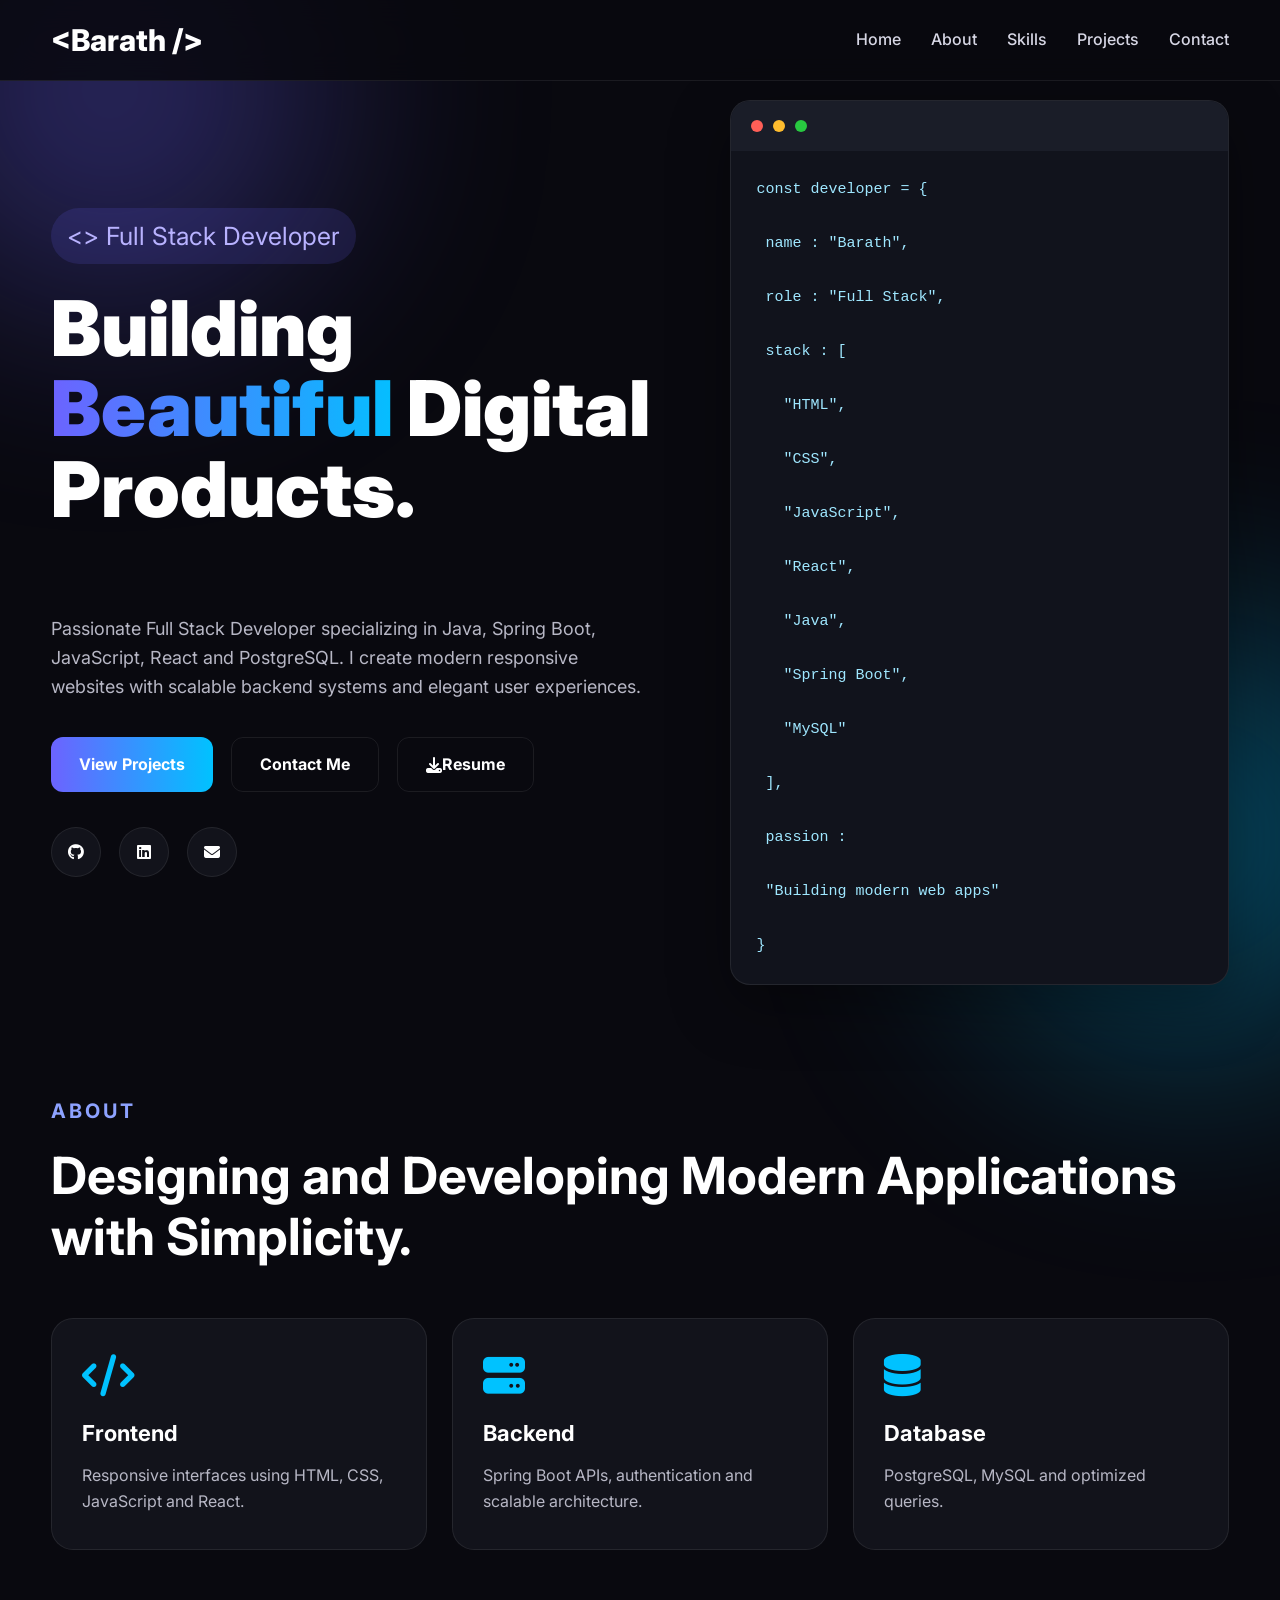
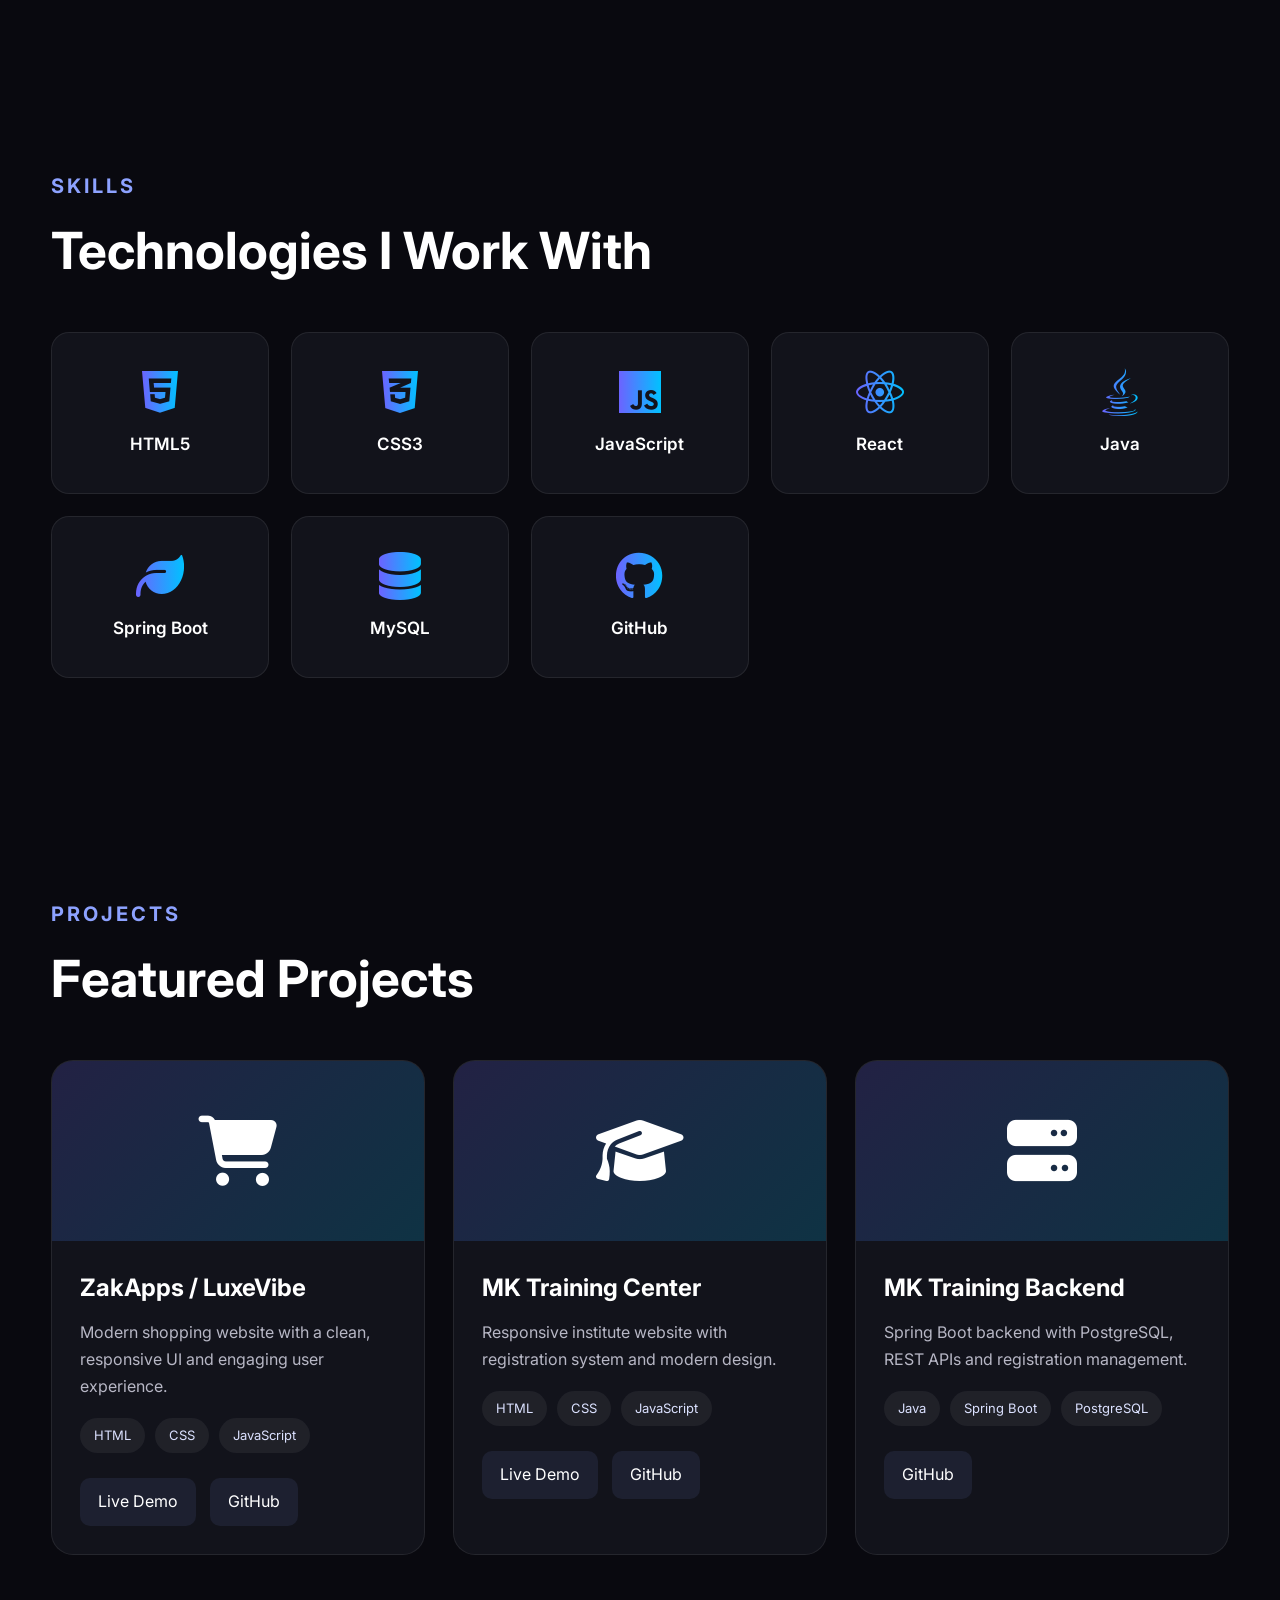
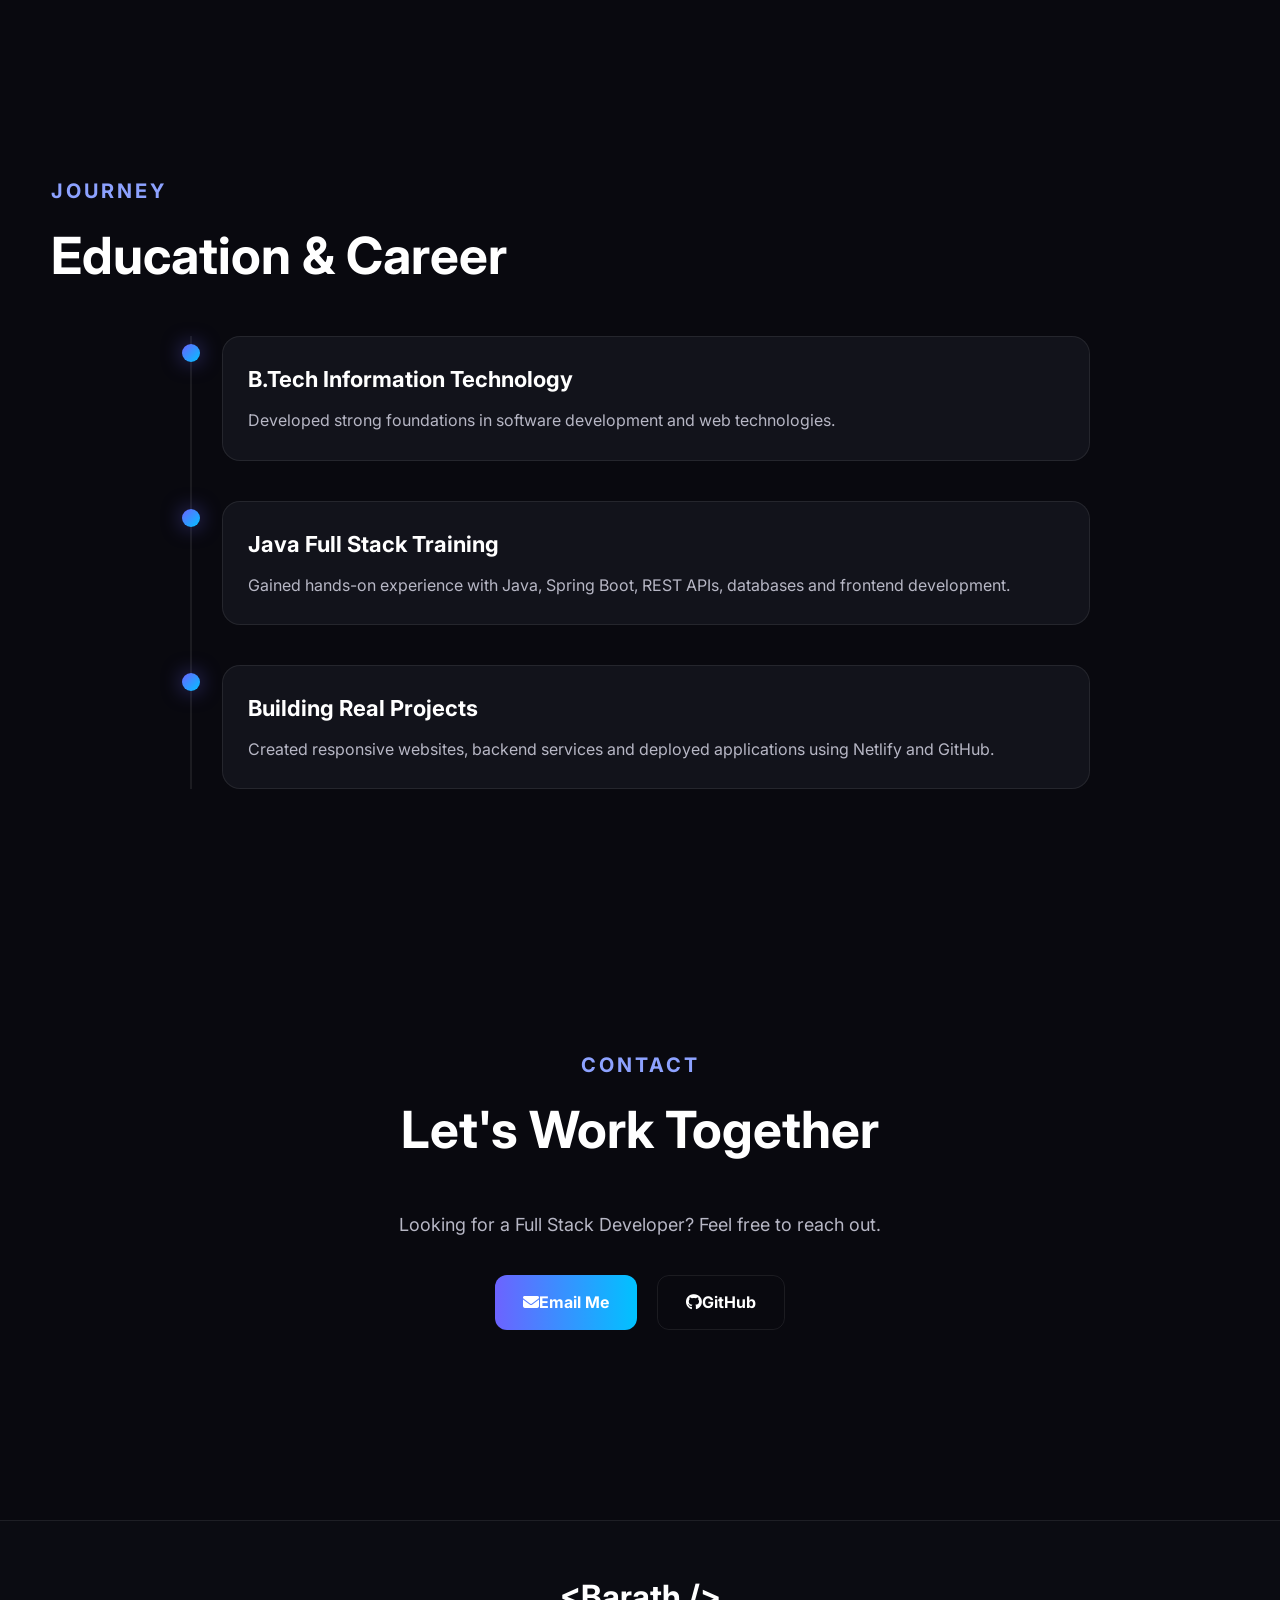
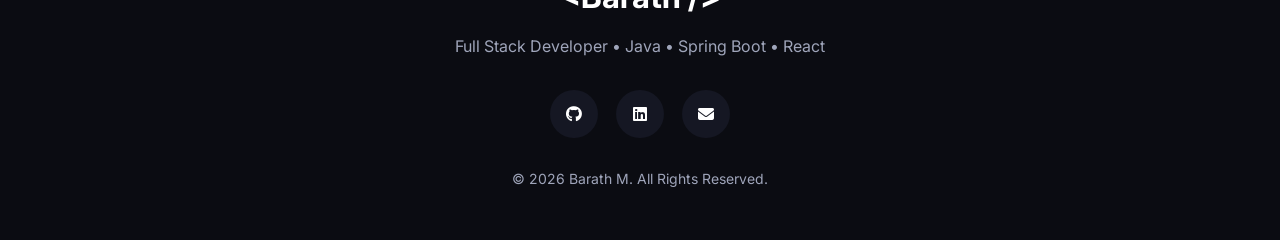
<file: index.html>
<!DOCTYPE html>
<html lang="en">

<head>
    <meta charset="UTF-8">
    <meta name="viewport"
        content="width=device-width, initial-scale=1.0">

    <title>Barath M | Full Stack Developer</title>

    <!-- Google Font -->
    <link rel="preconnect"
        href="https://fonts.googleapis.com">

    <link rel="preconnect"
        href="https://fonts.gstatic.com"
        crossorigin>

    <link href="https://fonts.googleapis.com/css2?family=Inter:wght@300;400;500;600;700;800;900&display=swap"
        rel="stylesheet">

    <!-- Font Awesome -->

    <link rel="stylesheet"
        href="https://cdnjs.cloudflare.com/ajax/libs/font-awesome/6.7.2/css/all.min.css">

    <!-- CSS -->

    <link rel="stylesheet"
        href="style.css">
    

</head>

<body>

    <!-- Background -->

    <div class="bg-circle bg1"></div>

    <div class="bg-circle bg2"></div>

    <!-- Header -->

    <header>

        <div class="container nav-wrapper">

            <a href="#" class="logo">

                &lt;Barath /&gt;

            </a>

            <nav id="nav">

                <a href="#home">Home</a>

                <a href="#about">About</a>

                <a href="#skills">Skills</a>

                <a href="#projects">Projects</a>

                <a href="#contact">Contact</a>

            </nav>

            <div id="menu-btn">

                <i class="fa-solid fa-bars"></i>

            </div>

        </div>

    </header>

    <!-- HERO -->

    <section id="home" class="hero">

        <div class="container hero-container">

            <!-- LEFT -->

            <div class="hero-left">

                <span class="badge">

                    <> Full Stack Developer

                </span>

                <h1>

                    Building

                    <span>

                        Beautiful

                    </span>

                    Digital Products.

                </h1>

                <h2 id="typing">

                </h2>

                <p>

                    Passionate Full Stack Developer
                    specializing in Java, Spring Boot,
                    JavaScript, React and PostgreSQL.

                    I create modern responsive websites
                    with scalable backend systems and
                    elegant user experiences.

                </p>

                <div class="hero-buttons">

                    <a href="#projects"
                        class="primary-btn">

                        View Projects

                    </a>

                    <a href="#contact"
                        class="secondary-btn">

                        Contact Me

                    </a>
                        <a href="assets/Barath_M.pdf"
                            class="secondary-btn"
                            download>
                                <i class="fa-solid fa-download"></i>
                                Resume
                        </a>


                </div>

                <div class="social-icons">

                    <a target="_blank"
                        href="https://github.com/barath1324m">

                        <i class="fab fa-github"></i>

                    </a>

                    <a target="_blank"
                        href="https://linkedin.com/in/barath01">

                        <i class="fab fa-linkedin"></i>

                    </a>

                    <a href="mailto:barath1324m@gmail.com">

                        <i class="fa-solid fa-envelope"></i>

                    </a>

                </div>

            </div>

            <!-- RIGHT -->

            <div class="hero-right">

                <div class="code-window">

                    <div class="window-top">

                        <span class="red"></span>

                        <span class="yellow"></span>

                        <span class="green"></span>

                    </div>

<pre>
const developer = {

 name : "Barath",

 role : "Full Stack",

 stack : [

   "HTML",

   "CSS",

   "JavaScript",

   "React",

   "Java",

   "Spring Boot",

   "MySQL"

 ],

 passion :

 "Building modern web apps"

}
</pre>

                </div>

            </div>

        </div>

    </section>

    <!-- ABOUT -->

    <section
        id="about"
        class="section">

        <div class="container">

            <span class="section-tag">

                ABOUT

            </span>

            <h2 class="section-title">

                Designing and Developing
                Modern Applications
                with Simplicity.

            </h2>

            <div class="about-grid">

                <div class="about-card">

                    <i class="fa-solid fa-code"></i>

                    <h3>

                        Frontend

                    </h3>

                    <p>

                        Responsive interfaces
                        using HTML, CSS,
                        JavaScript and React.

                    </p>

                </div>

                <div class="about-card">

                    <i class="fa-solid fa-server"></i>

                    <h3>

                        Backend

                    </h3>

                    <p>

                        Spring Boot APIs,
                        authentication and
                        scalable architecture.

                    </p>

                </div>

                <div class="about-card">

                    <i class="fa-solid fa-database"></i>

                    <h3>

                        Database

                    </h3>

                    <p>

                        PostgreSQL,
                        MySQL and
                        optimized queries.

                    </p>

                </div>

            </div>

        </div>

    </section>

    <!-- SKILLS -->

    <section
        id="skills"
        class="section">

        <div class="container">

            <span class="section-tag">

                SKILLS

            </span>

            <h2 class="section-title">

                Technologies I Work With

            </h2>

            <div class="skills-grid">

                <div class="skill-card">

                    <i class="fab fa-html5"></i>

                    <span>HTML5</span>

                </div>

                <div class="skill-card">

                    <i class="fab fa-css3-alt"></i>

                    <span>CSS3</span>

                </div>

                <div class="skill-card">

                    <i class="fab fa-js"></i>

                    <span>JavaScript</span>

                </div>

                <div class="skill-card">

                    <i class="fab fa-react"></i>

                    <span>React</span>

                </div>

                <div class="skill-card">

                    <i class="fab fa-java"></i>

                    <span>Java</span>

                </div>

                <div class="skill-card">

                    <i class="fa-solid fa-leaf"></i>

                    <span>Spring Boot</span>

                </div>

                <div class="skill-card">

                    <i class="fa-solid fa-database"></i>

                    <span>MySQL</span>

                </div>

                <div class="skill-card">

                    <i class="fab fa-github"></i>

                    <span>GitHub</span>

                </div>

            </div>

        </div>

    </section>



    <section id="projects" class="section">

        <div class="container">

            <span class="section-tag">
                PROJECTS
            </span>

            <h2 class="section-title">
                Featured Projects
            </h2>

            <div class="projects-grid">

                <!-- Project 1 -->

                <div class="project-card">

                    <div class="project-image">
                        <i class="fa-solid fa-cart-shopping"></i>
                    </div>

                    <div class="project-content">

                        <h3>ZakApps / LuxeVibe</h3>

                        <p>
                            Modern shopping website with a clean,
                            responsive UI and engaging user
                            experience.
                        </p>

                        <div class="tech-stack">
                            <span>HTML</span>
                            <span>CSS</span>
                            <span>JavaScript</span>
                        </div>

                        <div class="project-links">

                            <a href="https://luxevibe1.netlify.app/"
                               target="_blank">
                                Live Demo
                            </a>

                            <a href="https://github.com/barath1324m/ZakApps"
                               target="_blank">
                                GitHub
                            </a>

                        </div>

                    </div>

                </div>

                <!-- Project 2 -->

                <div class="project-card">

                    <div class="project-image">
                        <i class="fa-solid fa-graduation-cap"></i>
                    </div>

                    <div class="project-content">

                        <h3>MK Training Center</h3>

                        <p>
                            Responsive institute website with
                            registration system and modern design.
                        </p>

                        <div class="tech-stack">
                            <span>HTML</span>
                            <span>CSS</span>
                            <span>JavaScript</span>
                        </div>

                        <div class="project-links">

                            <a href="https://mktrainingcenter.netlify.app/"
                               target="_blank">
                                Live Demo
                            </a>

                            <a href="https://github.com/barath1324m/mk-training-center"
                               target="_blank">
                                GitHub
                            </a>

                        </div>

                    </div>

                </div>

                <!-- Project 3 -->

                <div class="project-card">

                    <div class="project-image">
                        <i class="fa-solid fa-server"></i>
                    </div>

                    <div class="project-content">

                        <h3>MK Training Backend</h3>

                        <p>
                            Spring Boot backend with PostgreSQL,
                            REST APIs and registration management.
                        </p>

                        <div class="tech-stack">
                            <span>Java</span>
                            <span>Spring Boot</span>
                            <span>PostgreSQL</span>
                        </div>

                        <div class="project-links">

                            <a href="https://github.com/barath1324m/mk-training-center-backend"
                               target="_blank">
                                GitHub
                            </a>

                        </div>

                    </div>

                </div>

            </div>

        </div>

    </section>

    <!-- EXPERIENCE -->

    <section class="section" id="experience">

        <div class="container">

            <span class="section-tag">
                JOURNEY
            </span>

            <h2 class="section-title">
                Education & Career
            </h2>

            <div class="timeline">

                <div class="timeline-item">

                    <div class="timeline-dot"></div>

                    <div class="timeline-content">

                        <h3>B.Tech Information Technology</h3>

                        <p>
                            Developed strong foundations in
                            software development and web
                            technologies.
                        </p>

                    </div>

                </div>

                <div class="timeline-item">

                    <div class="timeline-dot"></div>

                    <div class="timeline-content">

                        <h3>Java Full Stack Training</h3>

                        <p>
                            Gained hands-on experience with
                            Java, Spring Boot, REST APIs,
                            databases and frontend development.
                        </p>

                    </div>

                </div>

                <div class="timeline-item">

                    <div class="timeline-dot"></div>

                    <div class="timeline-content">

                        <h3>Building Real Projects</h3>

                        <p>
                            Created responsive websites,
                            backend services and deployed
                            applications using Netlify and GitHub.
                        </p>

                    </div>

                </div>

            </div>

        </div>

    </section>

    <!-- CONTACT -->

    <section id="contact" class="section">

        <div class="container contact-container">

            <span class="section-tag">
                CONTACT
            </span>

            <h2 class="section-title">
                Let's Work Together
            </h2>

            <p class="contact-text">
                Looking for a Full Stack Developer?
                Feel free to reach out.
            </p>

            <div class="contact-buttons">

                <a href="mailto:barath1324m@gmail.com"
                   class="primary-btn">

                    <i class="fa-solid fa-envelope"></i>

                    Email Me

                </a>

                <a href="https://github.com/barath1324m"
                   target="_blank"
                   class="secondary-btn">

                    <i class="fab fa-github"></i>

                    GitHub

                </a>

            </div>

        </div>

    </section>

    <!-- FOOTER -->

    <footer>

        <div class="container footer-container">

            <h2>&lt;Barath /&gt;</h2>

            <p>
                Full Stack Developer • Java • Spring Boot • React
            </p>

            <div class="footer-social">

                <a href="https://github.com/barath1324m"
                   target="_blank">
                    <i class="fab fa-github"></i>
                </a>

                <a href="https://linkedin.com/in/barath01"
                   target="_blank">
                    <i class="fab fa-linkedin"></i>
                </a>

                <a href="mailto:barath1324m@gmail.com">
                    <i class="fa-solid fa-envelope"></i>
                </a>

            </div>

            <p class="copyright">
                © 2026 Barath M. All Rights Reserved.
            </p>

        </div>

    </footer>

    <!-- JavaScript -->

    <script src="script.js"></script>

</body>

</html>
</file>
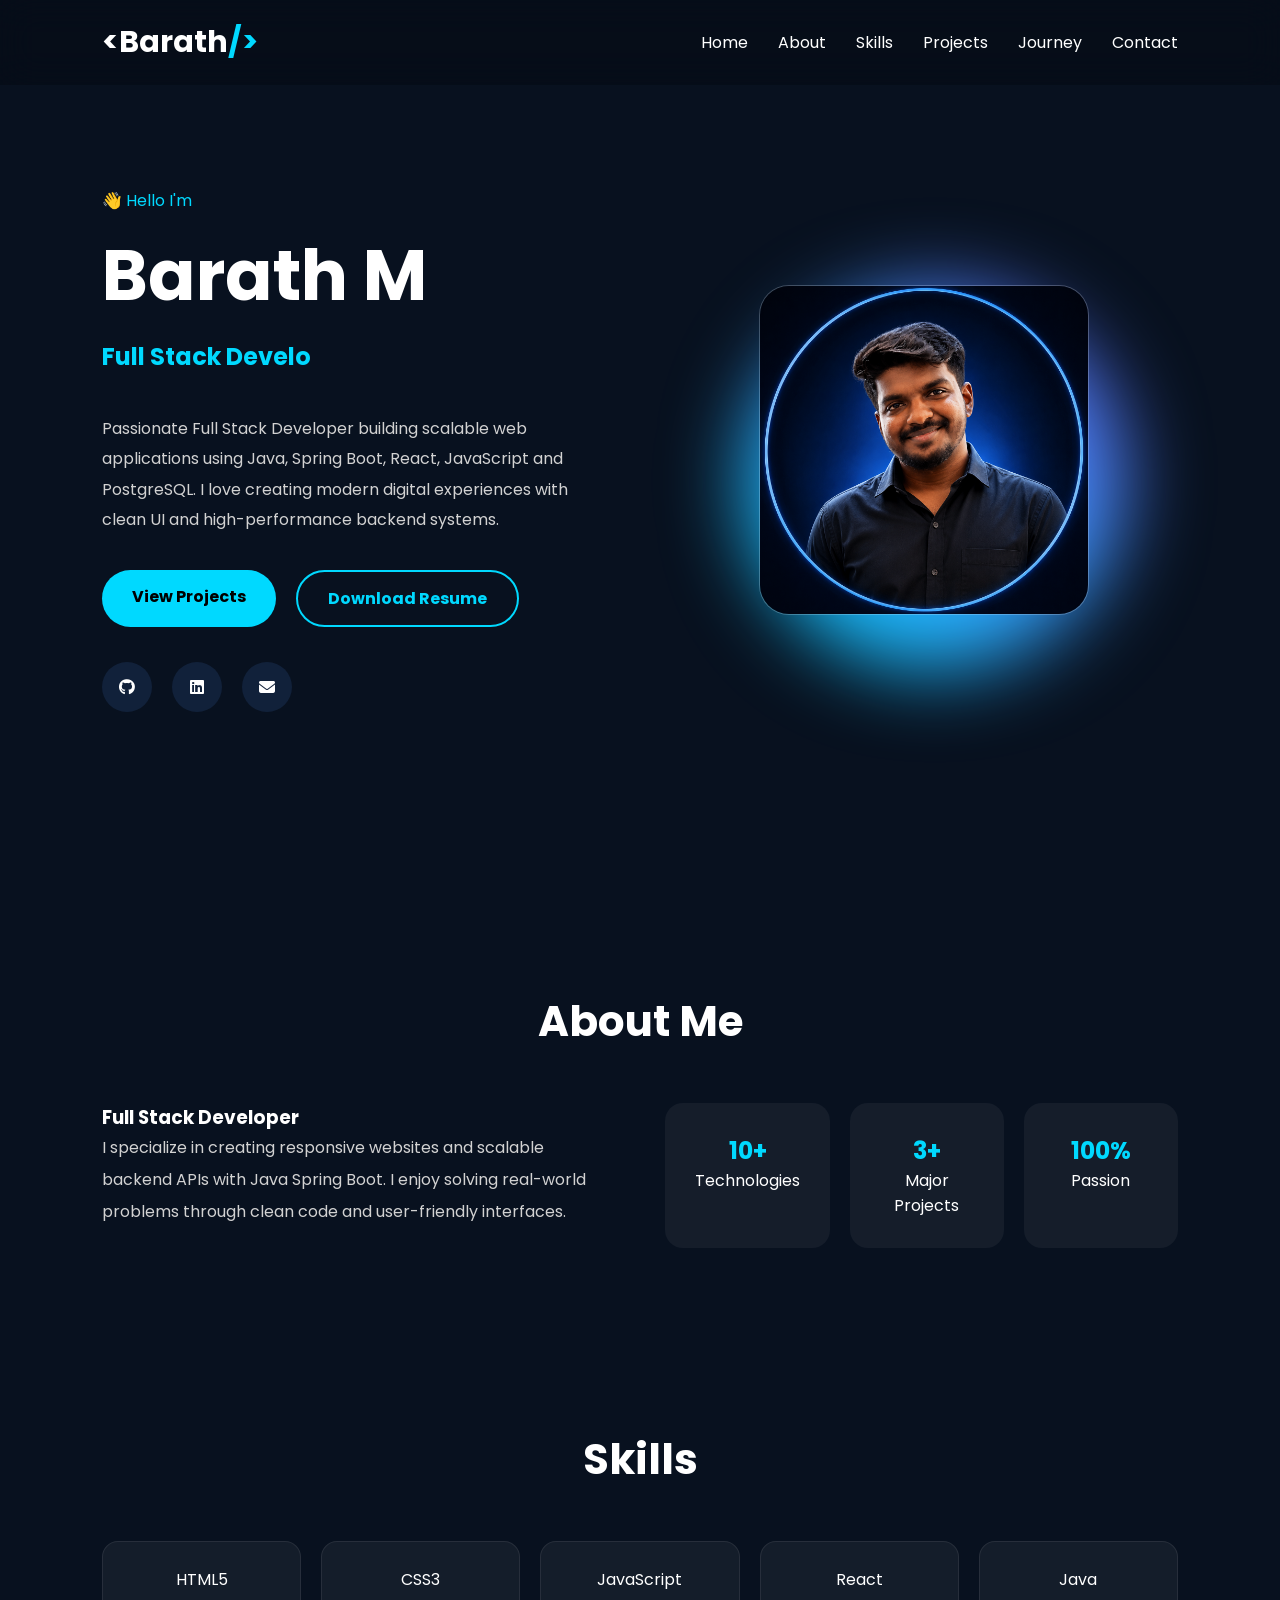
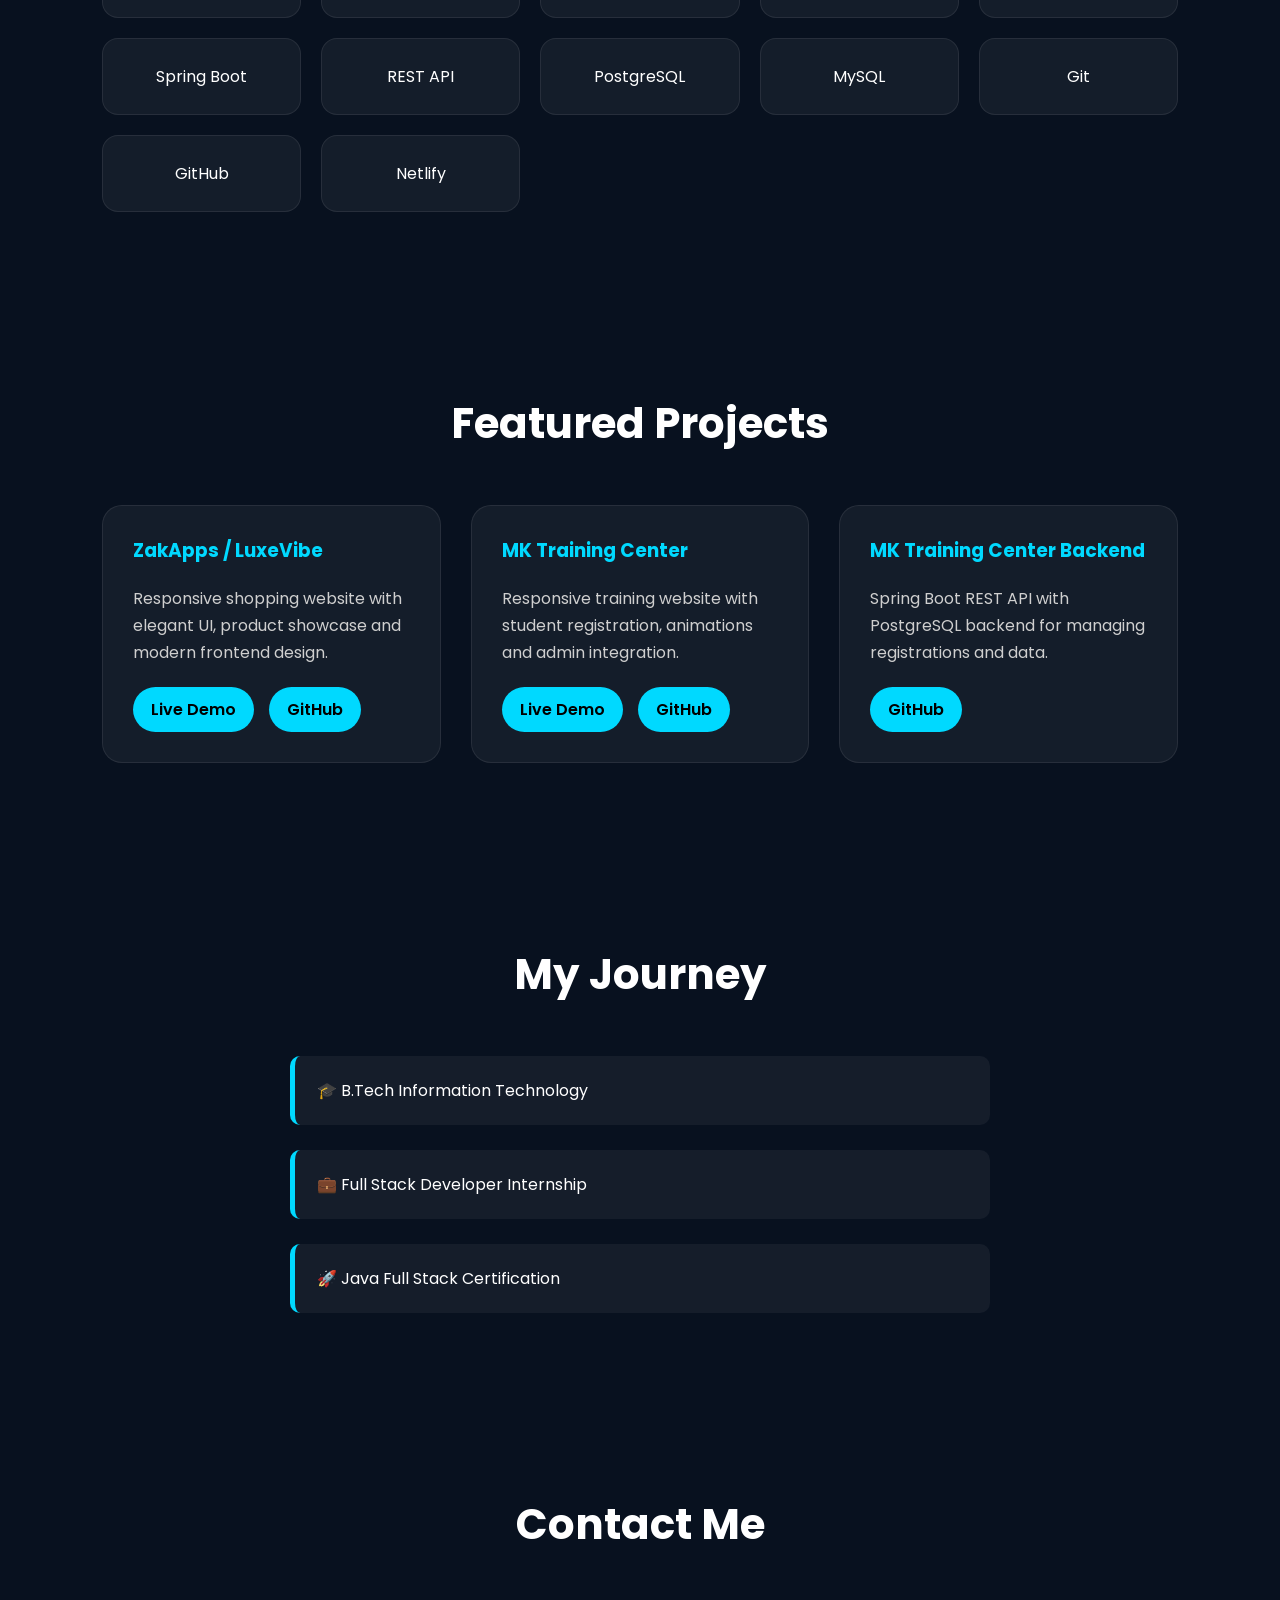
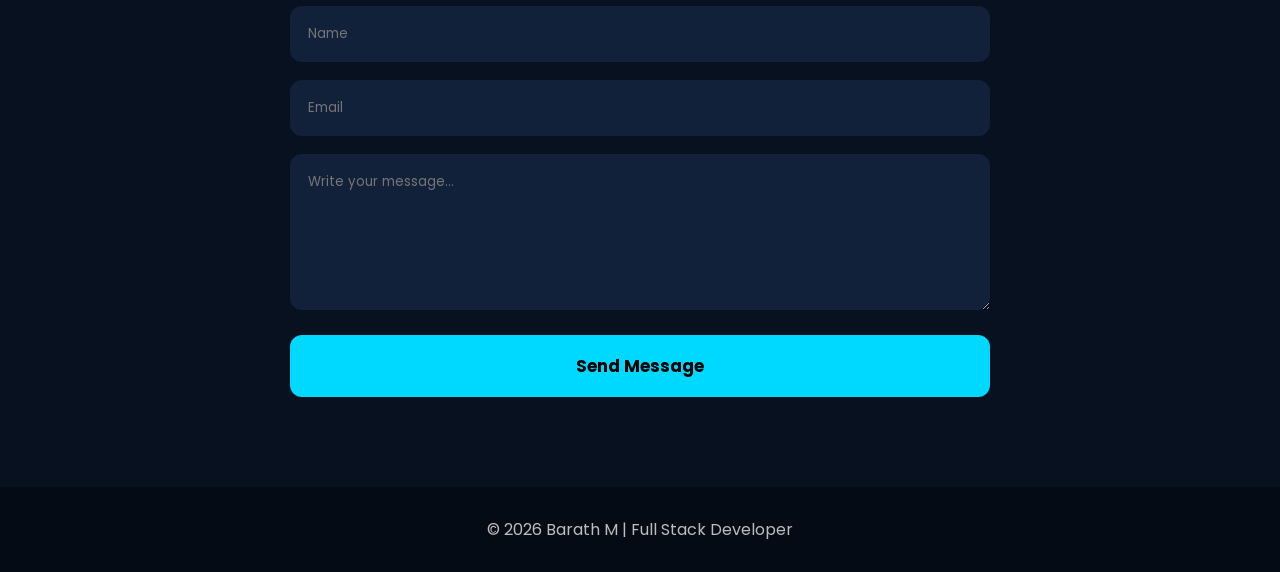
<file: portfolio/index.html>
<!DOCTYPE html>
<html lang="en">
<head>
  <meta charset="UTF-8" />
  <meta name="viewport" content="width=device-width, initial-scale=1.0" />
  <title>Barath | Full Stack Developer</title>

  <!-- Icons -->
  <link rel="stylesheet"
    href="https://cdnjs.cloudflare.com/ajax/libs/font-awesome/6.7.2/css/all.min.css">

  <!-- CSS -->
  <link rel="stylesheet" href="style.css">
</head>

<body>

<div id="loader"></div>

<header>
  <div class="logo">
    &lt;Barath<span>/&gt;</span>
  </div>

  <nav id="nav">
    <a href="#home">Home</a>
    <a href="#about">About</a>
    <a href="#skills">Skills</a>
    <a href="#projects">Projects</a>
    <a href="#timeline">Journey</a>
    <a href="#contact">Contact</a>
  </nav>

  <div id="menu">
    <i class="fa-solid fa-bars"></i>
  </div>
</header>

<!-- ================= HERO ================= -->

<section id="home" class="hero">

  <div class="hero-left">

    <p class="tag">👋 Hello I'm</p>

    <h1>
      Barath M
    </h1>

    <h2>
      <span id="typing"></span>
    </h2>

    <p class="desc">
      Passionate Full Stack Developer building scalable web applications
      using Java, Spring Boot, React, JavaScript and PostgreSQL.
      I love creating modern digital experiences with clean UI and
      high-performance backend systems.
    </p>

    <div class="hero-buttons">

      <a href="#projects" class="btn">
        View Projects
      </a>

      <a href="assets/resume.pdf" class="btn outline" download>
        Download Resume
      </a>

    </div>

    <div class="socials">

      <a href="https://github.com/barath1324m" target="_blank">
        <i class="fab fa-github"></i>
      </a>

      <a href="https://linkedin.com/in/barath01/" target="_blank">
        <i class="fab fa-linkedin"></i>
      </a>

      <a href="mailto:barath1324m@gmail.com">
        <i class="fa-solid fa-envelope"></i>
      </a>

    </div>

  </div>

  <div class="hero-right">

    <div class="blob"></div>

    <div class="profile-card">

      <img src="assets/profile.png" alt="Profile">

    </div>

  </div>

</section>

<!-- ================= ABOUT ================= -->

<section id="about">

  <h2 class="title">
    About Me
  </h2>

  <div class="about-grid">

    <div>

      <h3>
        Full Stack Developer
      </h3>

      <p>
        I specialize in creating responsive websites and
        scalable backend APIs with Java Spring Boot.
        I enjoy solving real-world problems through clean code
        and user-friendly interfaces.
      </p>

    </div>

    <div class="stats">

      <div class="box">
        <h2>10+</h2>
        <span>Technologies</span>
      </div>

      <div class="box">
        <h2>3+</h2>
        <span>Major Projects</span>
      </div>

      <div class="box">
        <h2>100%</h2>
        <span>Passion</span>
      </div>

    </div>

  </div>

</section>

<!-- ================= SKILLS ================= -->

<section id="skills">

  <h2 class="title">
    Skills
  </h2>

  <div class="skills-grid">

    <div class="skill">HTML5</div>
    <div class="skill">CSS3</div>
    <div class="skill">JavaScript</div>
    <div class="skill">React</div>
    <div class="skill">Java</div>
    <div class="skill">Spring Boot</div>
    <div class="skill">REST API</div>
    <div class="skill">PostgreSQL</div>
    <div class="skill">MySQL</div>
    <div class="skill">Git</div>
    <div class="skill">GitHub</div>
    <div class="skill">Netlify</div>

  </div>

</section>

<!-- ================= PROJECTS ================= -->

<section id="projects">

  <h2 class="title">
    Featured Projects
  </h2>

  <div class="project-grid">

    <div class="project-card">

      <h3>ZakApps / LuxeVibe</h3>

      <p>
        Responsive shopping website with elegant UI,
        product showcase and modern frontend design.
      </p>

      <div class="links">
        <a href="https://luxevibe1.netlify.app/" target="_blank">
          Live Demo
        </a>

        <a href="https://github.com/barath1324m/ZakApps" target="_blank">
          GitHub
        </a>
      </div>

    </div>

    <div class="project-card">

      <h3>MK Training Center</h3>

      <p>
        Responsive training website with student registration,
        animations and admin integration.
      </p>

      <div class="links">
        <a href="https://mktrainingcenter.netlify.app/" target="_blank">
          Live Demo
        </a>

        <a href="https://github.com/barath1324m/mk-training-center" target="_blank">
          GitHub
        </a>
      </div>

    </div>

    <div class="project-card">

      <h3>MK Training Center Backend</h3>

      <p>
        Spring Boot REST API with PostgreSQL backend for
        managing registrations and data.
      </p>

      <div class="links">
        <a href="https://github.com/barath1324m/mk-training-center-backend"
          target="_blank">
          GitHub
        </a>
      </div>

    </div>

  </div>

</section>

<!-- ================= TIMELINE ================= -->

<section id="timeline">

  <h2 class="title">
    My Journey
  </h2>

  <div class="timeline">

    <div class="timeline-item">
      🎓 B.Tech Information Technology
    </div>

    <div class="timeline-item">
      💼 Full Stack Developer Internship
    </div>

    <div class="timeline-item">
      🚀 Java Full Stack Certification
    </div>

  </div>

</section>

<!-- ================= CONTACT ================= -->

<section id="contact">

  <h2 class="title">
    Contact Me
  </h2>

  <form>

    <input type="text" placeholder="Name">

    <input type="email" placeholder="Email">

    <textarea rows="6"
      placeholder="Write your message..."></textarea>

    <button>
      Send Message
    </button>

  </form>

</section>

<footer>

  © 2026 Barath M | Full Stack Developer

</footer>

<script src="script.js"></script>

</body>
</html>
</file>
<file: style.css>
/* ===========================
   GOOGLE FONT & RESET
=========================== */
@import url('https://fonts.googleapis.com/css2?family=Inter:wght@300;400;500;600;700;800;900&display=swap');

*{
    margin:0;
    padding:0;
    box-sizing:border-box;
}

html{
    scroll-behavior:smooth;
}

body{
    font-family:"Inter",sans-serif;
    background:#09090f;
    color:#ffffff;
    overflow-x:hidden;
    line-height:1.6;
}

/* ===========================
   VARIABLES
=========================== */

:root{

    --primary:#6C63FF;
    --secondary:#00C2FF;

    --bg:#09090f;
    --card:#12131b;

    --text:#ffffff;
    --muted:#b7b7c5;

    --border:rgba(255,255,255,.08);

}

/* ===========================
   GLOBAL
=========================== */

.container{

    width:min(1200px,92%);
    margin:auto;

}

img{

    max-width:100%;

}

a{

    text-decoration:none;

}

/* ===========================
   BACKGROUND
=========================== */

.bg-circle{

    position:fixed;

    width:420px;
    height:420px;

    border-radius:50%;

    filter:blur(120px);

    opacity:.35;

    z-index:-2;

}

.bg1{

    background:#6C63FF;

    top:-120px;
    left:-100px;

}

.bg2{

    background:#00C2FF;

    bottom:-150px;
    right:-120px;

}


/* =========================
   HEADER
========================= */

header {
    position: fixed;
    top: 0;
    left: 0;
    width: 100%;
    z-index: 1000;

    background: rgba(9, 9, 15, 0.85);
    backdrop-filter: blur(15px);

    border-bottom: 1px solid rgba(255, 255, 255, 0.08);
}

.nav-wrapper {
    display: flex;
    justify-content: space-between;
    align-items: center;

    height: 80px;
    width: min(1200px, 92%);
    margin: 0 auto;
}

/* Logo */

.logo {
    text-decoration: none;
    color: #ffffff;
    font-size: 30px;
    font-weight: 800;
    transition: 0.3s;
}

.logo:hover {
    color: #00c2ff;
}

/* Navigation */

#nav {
    display: flex;
    align-items: center;
    gap: 30px;
}

#nav a {
    text-decoration: none;
    color: #d7d7e5;
    font-size: 16px;
    font-weight: 500;
    transition: 0.3s;
}

#nav a:hover,
#nav a.active {
    color: #00c2ff;
}

/* Menu Button */

#menu-btn {
    display: none;
    font-size: 28px;
    color: #ffffff;
    cursor: pointer;
}

/* =========================
   MOBILE
========================= */

@media (max-width: 992px) {

    #menu-btn {
        display: block;
    }

    #nav {
        display: none;
        flex-direction: column;
        position: absolute;
        top: 80px;
        right: 20px;
        width: 220px;
        background: #12131b;
        border: 1px solid rgba(255,255,255,0.08);
        border-radius: 15px;
        padding: 20px;
        gap: 18px;
        z-index: 9999;
    }

    #nav.show {
        display: flex !important;
    }
}



/* ===========================
   HERO
=========================== */

.hero{

    min-height:100vh;

    display:flex;

    align-items:center;

    padding-top:100px;

}

.hero-container{

    display:grid;

    grid-template-columns:1.1fr .9fr;

    gap:70px;

    align-items:center;

}

.badge{

    display:inline-block;

    background:rgba(108,99,255,.15);

    color:#b8b2ff;

    padding:8px 16px;

    border-radius:50px;
    font-style: bold;

    font-size:25px;

    margin-bottom:25px;

}

.hero-left h1{

    font-size:clamp(3rem,6vw,5rem);

    line-height:1.05;

    font-weight:900;

    margin-bottom:20px;

}

.hero-left h1 span{

    background:linear-gradient(
        90deg,
        var(--primary),
        var(--secondary)
    );

    -webkit-background-clip:text;

    color:transparent;

}

.hero-left h2{

    min-height:45px;

    color:#8fdfff;

    font-size:28px;

    margin-bottom:20px;

}

.hero-left p{

    max-width:600px;

    color:var(--muted);

    font-size:18px;

}

/* ===========================
   HERO BUTTONS
=========================== */

.hero-buttons{

    display:flex;

    gap:18px;

    margin-top:35px;

}

.primary-btn,
.secondary-btn{

    display:inline-flex;

    align-items:center;

    justify-content:center;

    padding:14px 28px;

    border-radius:12px;

    font-weight:700;

    transition:.35s;

}

.primary-btn{

    background:linear-gradient(
        90deg,
        var(--primary),
        var(--secondary)
    );

    color:white;

}

.secondary-btn{

    border:1px solid var(--border);

    color:white;

}

.primary-btn:hover,
.secondary-btn:hover{

    transform:translateY(-4px);

}

/* ===========================
   SOCIAL
=========================== */

.social-icons{

    display:flex;

    gap:18px;

    margin-top:35px;

}

.social-icons a{

    width:50px;
    height:50px;

    border-radius:50%;

    display:flex;

    align-items:center;

    justify-content:center;

    background:var(--card);

    color:white;

    border:1px solid var(--border);

    transition:.3s;

}

.social-icons a:hover{

    background:linear-gradient(
        90deg,
        var(--primary),
        var(--secondary)
    );

    transform:translateY(-5px);

}

/* ===========================
   HERO RIGHT - CODE WINDOW
=========================== */

.hero-right{
    display:flex;
    justify-content:center;
    align-items:center;
}

.code-window{
    width:100%;
    max-width:500px;
    background:#11131c;
    border:1px solid rgba(255,255,255,.08);
    border-radius:20px;
    overflow:hidden;
    box-shadow:0 20px 60px rgba(0,0,0,.35);
    transition:.35s ease;
}

.code-window:hover{
    transform:translateY(-8px);
}

.window-top{
    height:50px;
    display:flex;
    align-items:center;
    gap:10px;
    padding:0 20px;
    background:#1a1d28;
}

.window-top span{
    width:12px;
    height:12px;
    border-radius:50%;
}

.red{
    background:#ff5f57;
}

.yellow{
    background:#febc2e;
}

.green{
    background:#28c840;
}

.code-window pre{
    padding:25px;
    overflow:auto;
    color:#9fe7ff;
    font-size:15px;
    line-height:1.8;
}

/* ===========================
   COMMON SECTION
=========================== */

.section{
    padding:110px 0;
}

.section-tag{
    display:inline-block;
    color:#8da2ff;
    font-size:20px;
    letter-spacing:3px;
    margin-bottom:18px;
    font-weight:700;
}

.section-title{
    font-size:clamp(2rem,4vw,3.2rem);
    line-height:1.2;
    margin-bottom:50px;
}

/* ===========================
   ABOUT
=========================== */

.about-grid{
    display:grid;
    grid-template-columns:repeat(3,1fr);
    gap:25px;
}

.about-card{
    background:#12131b;
    border:1px solid rgba(255,255,255,.08);
    border-radius:22px;
    padding:35px 30px;
    transition:.35s;
}

.about-card:hover{
    transform:translateY(-8px);
    border-color:#6C63FF;
}

.about-card i{
    font-size:42px;
    margin-bottom:20px;
    color:#00C2FF;
}

.about-card h3{
    font-size:22px;
    margin-bottom:12px;
}

.about-card p{
    color:#b7b7c5;
}

/* ===========================
   SKILLS
=========================== */

.skills-grid{
    display:grid;
    grid-template-columns:
    repeat(auto-fit,minmax(180px,1fr));
    gap:22px;
}

.skill-card{
    background:#12131b;
    border:1px solid rgba(255,255,255,.08);
    border-radius:18px;
    padding:35px 20px;
    text-align:center;
    transition:.35s;
}

.skill-card:hover{
    transform:translateY(-8px);
    border-color:#00C2FF;
}

.skill-card i{
    font-size:48px;
    margin-bottom:15px;
    background:linear-gradient(
        90deg,
        #6C63FF,
        #00C2FF
    );
    -webkit-background-clip:text;
    color:transparent;
}

.skill-card span{
    display:block;
    font-size:17px;
    font-weight:600;
}

/* ===========================
   PROJECTS
=========================== */

.projects-grid{
    display:grid;
    grid-template-columns:
    repeat(auto-fit,minmax(340px,1fr));
    gap:28px;
}

.project-card{
    background:#12131b;
    border:1px solid rgba(255,255,255,.08);
    border-radius:22px;
    overflow:hidden;
    transition:.35s;
}

.project-card:hover{
    transform:translateY(-10px);
    border-color:#6C63FF;
}

.project-image{
    height:180px;
    display:flex;
    justify-content:center;
    align-items:center;
    background:linear-gradient(
        135deg,
        rgba(108,99,255,.18),
        rgba(0,194,255,.18)
    );
}

.project-image i{
    font-size:70px;
    color:#ffffff;
}

.project-content{
    padding:28px;
}

.project-content h3{
    font-size:24px;
    margin-bottom:12px;
}

.project-content p{
    color:#b7b7c5;
    line-height:1.7;
}

.tech-stack{
    display:flex;
    flex-wrap:wrap;
    gap:10px;
    margin-top:18px;
}

.tech-stack span{
    padding:7px 14px;
    border-radius:30px;
    background:rgba(255,255,255,.06);
    color:#dbe1ff;
    font-size:13px;
}

.project-links{
    display:flex;
    gap:14px;
    margin-top:25px;
}

.project-links a{
    padding:11px 18px;
    border-radius:10px;
    background:#1d2030;
    color:#fff;
    transition:.3s;
}

.project-links a:hover{
    background:linear-gradient(
        90deg,
        #6C63FF,
        #00C2FF
    );
}

/* ===========================
   TIMELINE
=========================== */

.timeline{
    position:relative;
    max-width:900px;
    margin:0 auto;
    padding-left:30px;
    border-left:2px solid rgba(255,255,255,.08);
}

.timeline-item{
    position:relative;
    margin-bottom:40px;
}

.timeline-dot{
    position:absolute;
    left:-40px;
    top:8px;
    width:18px;
    height:18px;
    border-radius:50%;
    background:linear-gradient(135deg,#6C63FF,#00C2FF);
    box-shadow:0 0 20px rgba(108,99,255,.5);
}

.timeline-content{
    background:#12131b;
    border:1px solid rgba(255,255,255,.08);
    padding:25px;
    border-radius:18px;
    transition:.3s ease;
}

.timeline-content:hover{
    transform:translateY(-5px);
    border-color:#6C63FF;
}

.timeline-content h3{
    margin-bottom:10px;
    font-size:22px;
}

.timeline-content p{
    color:#b7b7c5;
    line-height:1.7;
}

/* ===========================
   CONTACT
=========================== */

.contact-container{
    text-align:center;
    max-width:800px;
    margin:auto;
}

.contact-text{
    color:#b7b7c5;
    margin:20px auto 35px;
    font-size:18px;
    max-width:600px;
}

.contact-buttons{
    display:flex;
    justify-content:center;
    gap:20px;
    flex-wrap:wrap;
}

/* ===========================
   FOOTER
=========================== */

footer{
    margin-top:80px;
    padding:50px 0;
    border-top:1px solid rgba(255,255,255,.08);
    background:#0b0c12;
}

.footer-container{
    text-align:center;
}

.footer-container h2{
    font-size:32px;
    margin-bottom:12px;
}

.footer-container p{
    color:#9fa5ba;
}

.footer-social{
    display:flex;
    justify-content:center;
    gap:18px;
    margin:30px 0;
}

.footer-social a{
    width:48px;
    height:48px;
    border-radius:50%;
    background:#151723;
    display:flex;
    align-items:center;
    justify-content:center;
    color:#fff;
    transition:.3s;
}

.footer-social a:hover{
    background:linear-gradient(135deg,#6C63FF,#00C2FF);
    transform:translateY(-4px);
}

.copyright{
    margin-top:20px;
    font-size:14px;
    color:#7d859f;
}

/* ===========================
   ANIMATIONS
=========================== */

@keyframes fadeUp{
    from{
        opacity:0;
        transform:translateY(30px);
    }
    to{
        opacity:1;
        transform:translateY(0);
    }
}

.hero-left,
.hero-right,
.about-card,
.skill-card,
.project-card,
.timeline-item{
    animation:fadeUp .8s ease both;
}

/* ===========================
   SCROLLBAR
=========================== */

::-webkit-scrollbar{
    width:10px;
}

::-webkit-scrollbar-track{
    background:#09090f;
}

::-webkit-scrollbar-thumb{
    background:linear-gradient(#6C63FF,#00C2FF);
    border-radius:20px;
}

/* ===========================
   MOBILE RESPONSIVE
=========================== */

@media (max-width: 992px){

    .hero-container{
        grid-template-columns:1fr;
        gap:50px;
        text-align:center;
    }

    .hero-buttons,
    .social-icons{
        justify-content:center;
    }

    .about-grid{
        grid-template-columns:1fr;
    }

    .projects-grid{
        grid-template-columns:1fr;
    }

    .timeline{
        padding-left:20px;
    }

    .timeline-dot{
        left:-30px;
    }

    nav{
        position:absolute;
        top:80px;
        right:20px;
        width:220px;
        background:#12131b;
        border:1px solid rgba(255,255,255,.08);
        border-radius:15px;
        display:none;
        flex-direction:column;
        padding:20px;
        gap:18px;
    }

    nav.show{
        display:flex;
    }

    #menu-btn{
        display:block;
    }
}

@media (max-width: 768px){

    .hero-left h1{
        font-size:42px;
    }

    .hero-left h2{
        font-size:22px;
    }

    .hero-left p{
        font-size:16px;
    }

    .section-title{
        font-size:32px;
    }

    .code-window pre{
        font-size:13px;
    }

    .project-image{
        height:150px;
    }

    .project-image i{
        font-size:56px;
    }

    .footer-container h2{
        font-size:26px;
    }
}

@media (max-width: 480px){

    .container{
        width:94%;
    }

    .hero{
        padding-top:120px;
    }

    .hero-buttons{
        flex-direction:column;
    }

    .primary-btn,
    .secondary-btn{
        width:100%;
    }

    .contact-buttons{
        flex-direction:column;
    }

    .contact-buttons a{
        width:100%;
    }

    .skill-card,
    .about-card,
    .project-content{
        padding:20px;
    }

    .section{
        padding:80px 0;
    }
}
</file>
<file: portfolio/style.css>
/* ===== Google Font ===== */
@import url('https://fonts.googleapis.com/css2?family=Poppins:wght@300;400;500;600;700;800&display=swap');

/* ===== Reset ===== */
*{
    margin:0;
    padding:0;
    box-sizing:border-box;
    font-family:'Poppins',sans-serif;
    scroll-behavior:smooth;
}

body{
    background:#08111f;
    color:#fff;
    overflow-x:hidden;
}

/* ===== Scrollbar ===== */

::-webkit-scrollbar{
    width:8px;
}

::-webkit-scrollbar-thumb{
    background:#00d9ff;
    border-radius:20px;
}

/* ===== Loader ===== */

#loader{
    position:fixed;
    inset:0;
    background:#08111f;
    z-index:9999;
}

/* ===== Header ===== */

header{
    position:fixed;
    top:0;
    width:100%;
    display:flex;
    justify-content:space-between;
    align-items:center;
    padding:20px 8%;
    backdrop-filter:blur(18px);
    background:rgba(0,0,0,.2);
    z-index:999;
}

.logo{
    font-size:30px;
    font-weight:700;
}

.logo span{
    color:#00d9ff;
}

nav{
    display:flex;
    gap:30px;
}

nav a{
    text-decoration:none;
    color:white;
    transition:.3s;
}

nav a:hover{
    color:#00d9ff;
}

#menu{
    display:none;
    font-size:28px;
}

/* ===== Hero ===== */

.hero{
    min-height:100vh;
    display:flex;
    justify-content:space-between;
    align-items:center;
    padding:120px 8%;
    gap:60px;
}

.hero-left{
    flex:1;
}

.tag{
    color:#00d9ff;
    margin-bottom:10px;
}

.hero h1{
    font-size:70px;
}

.hero h2{
    color:#00d9ff;
    min-height:50px;
    margin-top:10px;
}

.desc{
    margin-top:25px;
    line-height:1.9;
    color:#d2d2d2;
}

.hero-buttons{
    display:flex;
    gap:20px;
    margin-top:35px;
}

.btn{
    padding:14px 30px;
    border-radius:40px;
    background:#00d9ff;
    color:black;
    text-decoration:none;
    font-weight:bold;
    transition:.3s;
}

.btn:hover{
    transform:translateY(-5px);
    box-shadow:0 0 25px #00d9ff;
}

.outline{
    background:transparent;
    border:2px solid #00d9ff;
    color:#00d9ff;
}

/* ===== Social ===== */

.socials{
    display:flex;
    gap:20px;
    margin-top:35px;
}

.socials a{
    width:50px;
    height:50px;
    border-radius:50%;
    background:#11213a;
    display:flex;
    align-items:center;
    justify-content:center;
    color:white;
    text-decoration:none;
    transition:.3s;
}

.socials a:hover{
    background:#00d9ff;
    color:black;
    transform:translateY(-6px);
}

/* ===== Hero Right ===== */

.hero-right{
    flex:1;
    display:flex;
    justify-content:center;
    position:relative;
}

.blob{
    width:380px;
    height:380px;
    border-radius:50%;
    background:linear-gradient(45deg,#00d9ff,#6c63ff);
    filter:blur(40px);
    position:absolute;
    animation:blobMove 6s infinite alternate;
}

.profile-card{
    width:330px;
    height:330px;
    border-radius:30px;
    overflow:hidden;
    backdrop-filter:blur(20px);
    background:rgba(255,255,255,.08);
    border:1px solid rgba(255,255,255,.15);
    z-index:5;
}

.profile-card img{
    width:100%;
    height:100%;
    object-fit:cover;
}

@keyframes blobMove{

    from{
        transform:translateY(-10px);
    }

    to{
        transform:translateY(20px);
    }

}

/* ===== Sections ===== */

section{
    padding:90px 8%;
}

.title{
    text-align:center;
    font-size:42px;
    margin-bottom:50px;
}

/* ===== About ===== */

.about-grid{
    display:grid;
    grid-template-columns:1fr 1fr;
    gap:50px;
}

.about-grid p{
    line-height:2;
    color:#d2d2d2;
}

.stats{
    display:grid;
    grid-template-columns:repeat(3,1fr);
    gap:20px;
}

.box{
    background:rgba(255,255,255,.05);
    border-radius:18px;
    text-align:center;
    padding:30px;
    transition:.3s;
}

.box:hover{
    transform:translateY(-8px);
}

.box h2{
    color:#00d9ff;
}

/* ===== Skills ===== */

.skills-grid{
    display:grid;
    grid-template-columns:repeat(auto-fit,minmax(180px,1fr));
    gap:20px;
}

.skill{
    background:rgba(255,255,255,.05);
    padding:25px;
    border-radius:16px;
    text-align:center;
    transition:.3s;
    border:1px solid rgba(255,255,255,.08);
}

.skill:hover{
    background:#00d9ff;
    color:black;
    transform:translateY(-10px);
}

/* ===== Projects ===== */

.project-grid{
    display:grid;
    grid-template-columns:repeat(auto-fit,minmax(320px,1fr));
    gap:30px;
}

.project-card{
    background:rgba(255,255,255,.05);
    border-radius:20px;
    padding:30px;
    transition:.35s;
    border:1px solid rgba(255,255,255,.08);
}

.project-card:hover{
    transform:translateY(-10px);
    box-shadow:0 0 25px rgba(0,217,255,.3);
}

.project-card h3{
    color:#00d9ff;
}

.project-card p{
    margin:20px 0;
    color:#cfcfcf;
    line-height:1.7;
}

.links{
    display:flex;
    gap:15px;
}

.links a{
    text-decoration:none;
    padding:10px 18px;
    border-radius:25px;
    background:#00d9ff;
    color:black;
    font-weight:600;
}

/* ===== Timeline ===== */

.timeline{
    max-width:700px;
    margin:auto;
    display:flex;
    flex-direction:column;
    gap:25px;
}

.timeline-item{
    background:rgba(255,255,255,.05);
    padding:22px;
    border-left:5px solid #00d9ff;
    border-radius:10px;
    transition:.3s;
}

.timeline-item:hover{
    transform:translateX(8px);
}

/* ===== Contact ===== */

form{
    max-width:700px;
    margin:auto;
}

input,
textarea{
    width:100%;
    padding:18px;
    margin-bottom:18px;
    border:none;
    outline:none;
    border-radius:12px;
    background:#11213a;
    color:white;
}

button{
    width:100%;
    padding:18px;
    border:none;
    border-radius:12px;
    background:#00d9ff;
    color:black;
    font-size:17px;
    font-weight:bold;
    cursor:pointer;
    transition:.3s;
}

button:hover{
    transform:translateY(-4px);
    box-shadow:0 0 20px #00d9ff;
}

/* ===== Footer ===== */

footer{
    text-align:center;
    padding:30px;
    background:#050b14;
    color:#bdbdbd;
}

/* ===== Responsive ===== */

@media(max-width:900px){

    .hero{
        flex-direction:column-reverse;
        text-align:center;
    }

    .hero h1{
        font-size:48px;
    }

    .hero-buttons{
        justify-content:center;
        flex-wrap:wrap;
    }

    .socials{
        justify-content:center;
    }

    .about-grid{
        grid-template-columns:1fr;
    }

    .stats{
        grid-template-columns:1fr;
    }

    nav{
        display:none;
    }

    #menu{
        display:block;
    }

    .profile-card{
        width:260px;
        height:260px;
    }

    .blob{
        width:280px;
        height:280px;
    }  
}
/* Mobile Navigation */
@media (max-width: 900px) {
  nav.show {
    display: flex;
    flex-direction: column;
    position: absolute;
    top: 80px;
    right: 20px;
    background: rgba(8, 17, 31, 0.98);
    padding: 20px;
    border-radius: 12px;
    gap: 15px;
    min-width: 180px;
  }

  nav a.active {
    color: #00d9ff;
    font-weight: 600;
  }
}
</file>
